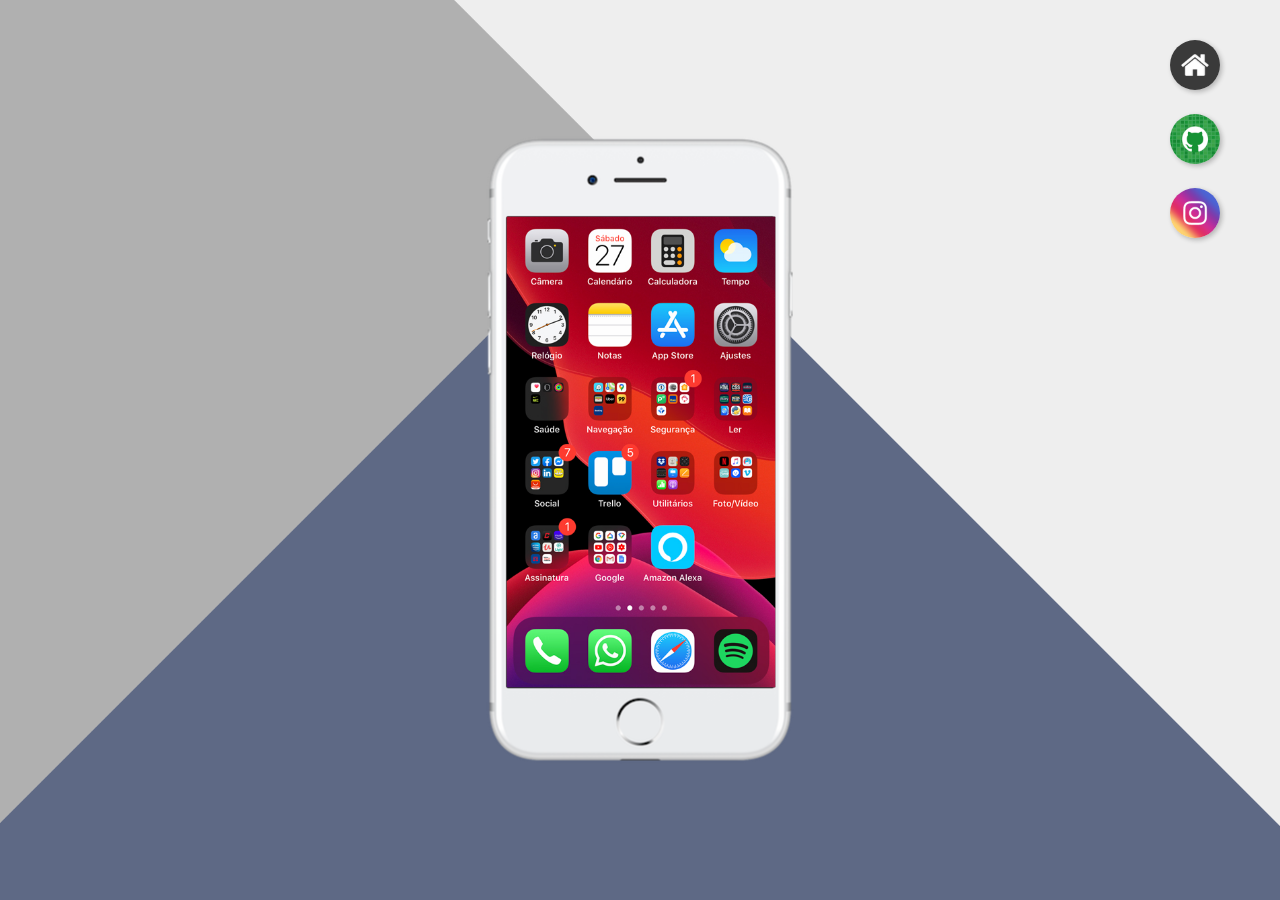
<file: index.html>
<!DOCTYPE html>
<html lang="pt-br">
<head>
    <meta charset="UTF-8">
    <meta http-equiv="X-UA-Compatible" content="IE=edge">
    <meta name="viewport" content="width=device-width, initial-scale=1.0">
    <link rel="stylesheet" href="estilo/style.css">
    <title>Projeto Redes Sociais</title>
</head>
<body>
    <main>
        <section id="telefone">
            <iframe src="home.html" name="tela" id="tela" frameborder="0"></iframe>
        </section>
        <section id="redes-sociais">
            <a href="home.html" target="tela"><img src="imagens/logo-home.jpg" alt=""><br></a>
            <a href="github.html" target="tela"><img src="imagens/logo-github.jpg" alt=""><br></a>
            <a href="instagram.html" target="tela"><img src="imagens/logo-instagram.jpg" alt=""></a>
        </section>
    </main>
</body>
</html>
</file>
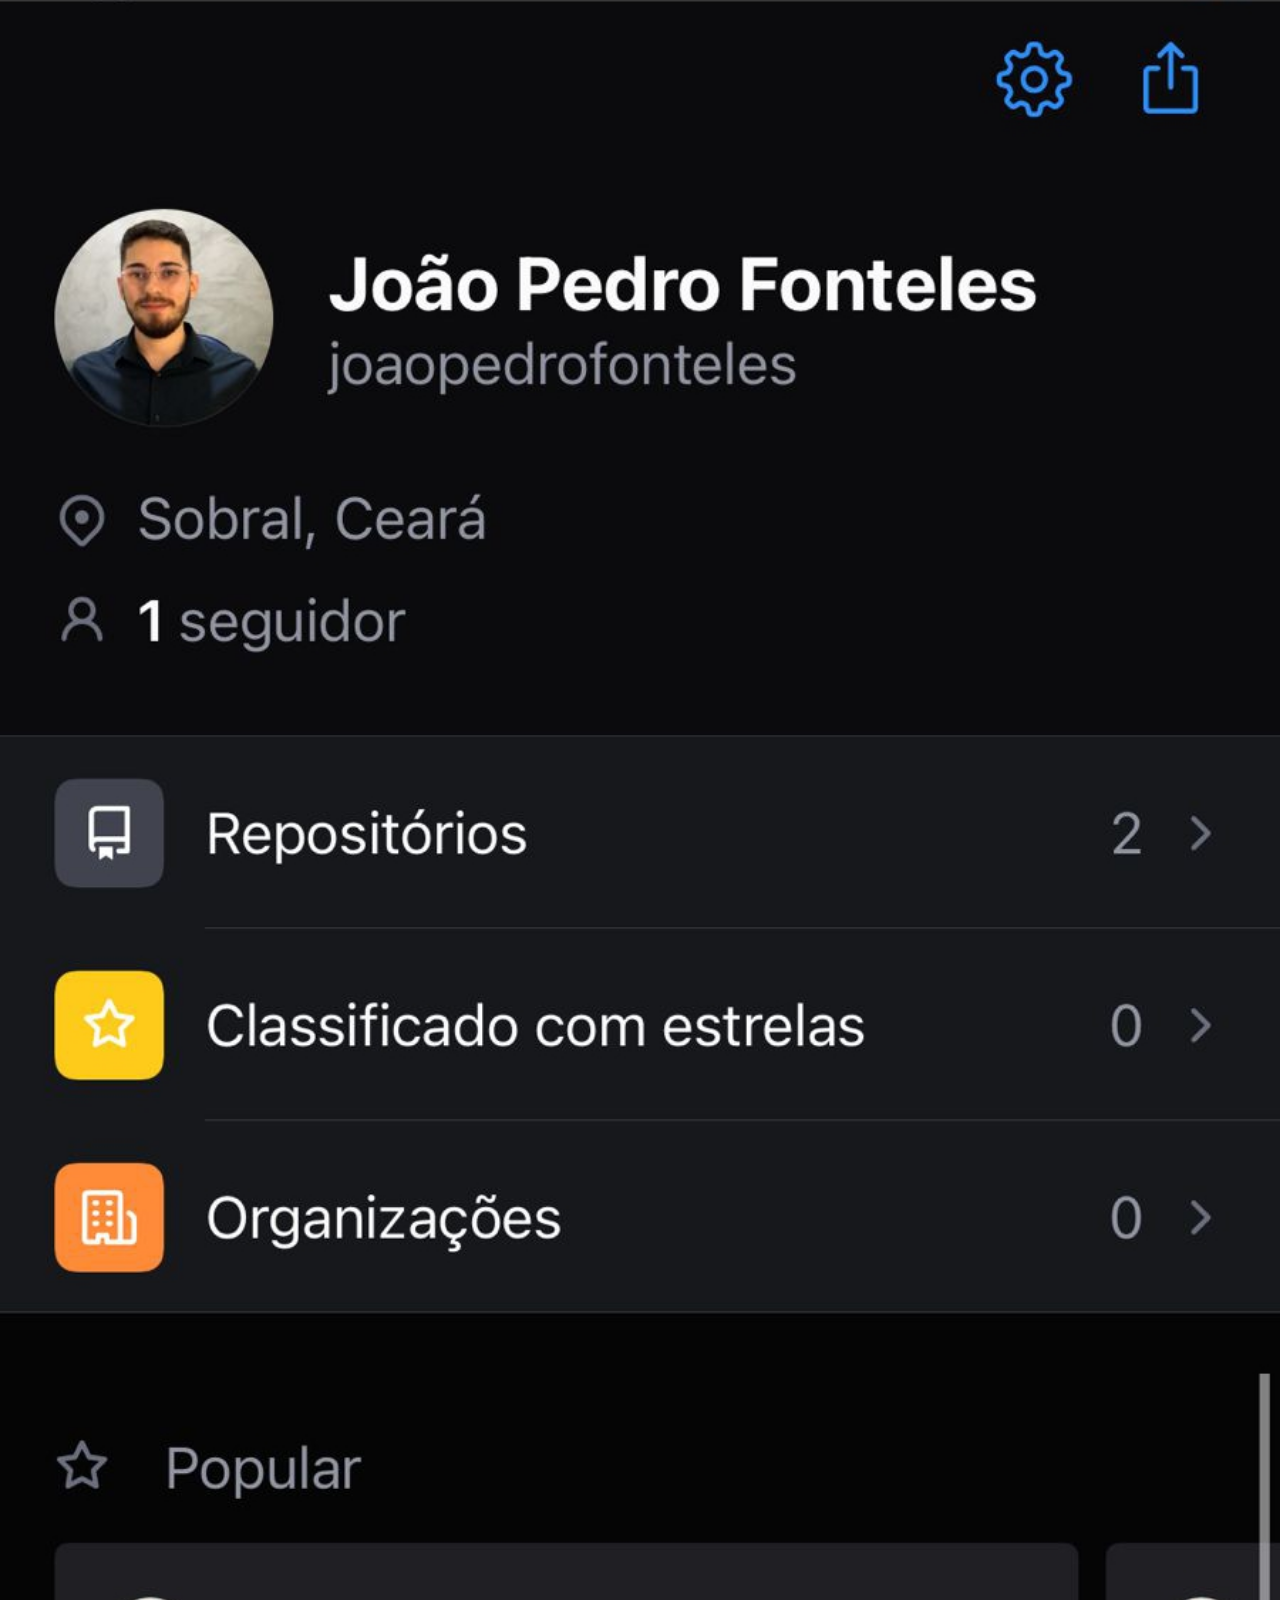
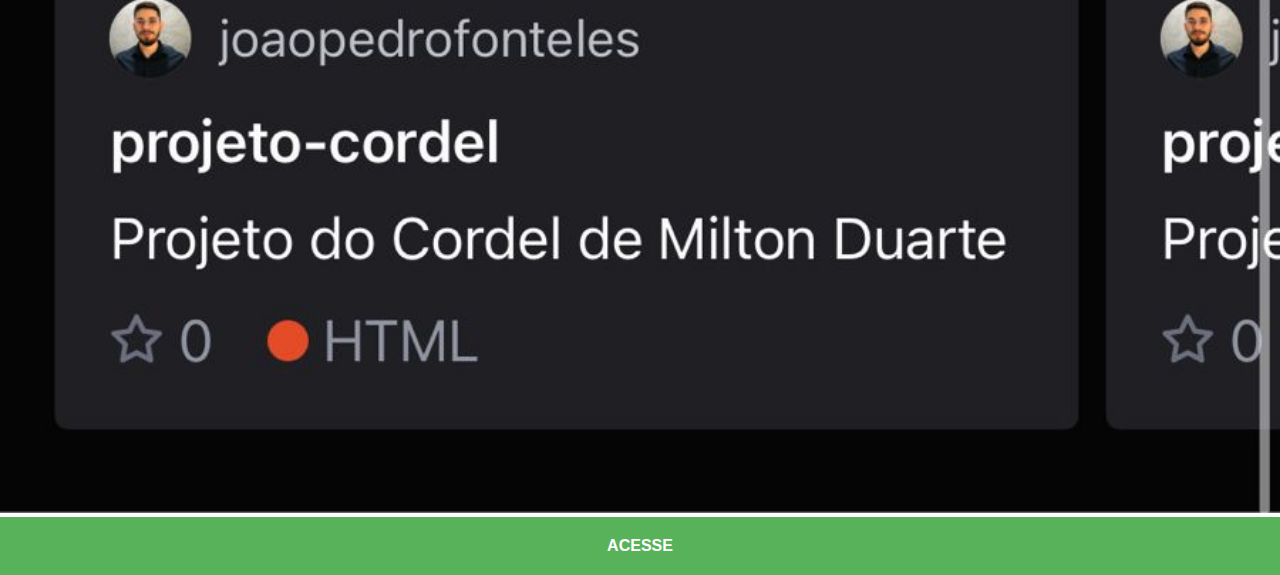
<file: github.html>
<!DOCTYPE html>
<html lang="pt-br">
<head>
    <meta charset="UTF-8">
    <meta http-equiv="X-UA-Compatible" content="IE=edge">
    <meta name="viewport" content="width=device-width, initial-scale=1.0">
    <title>Youtube</title>
    <link rel="stylesheet" href="estilo/social.css">      
</head>
<body>
    <img src="imagens/github.jpg" alt="github">
    <a href="https://github.com/joaopedrofonteles" target="
    ">ACESSE</a>
</body>
</html>
</file>
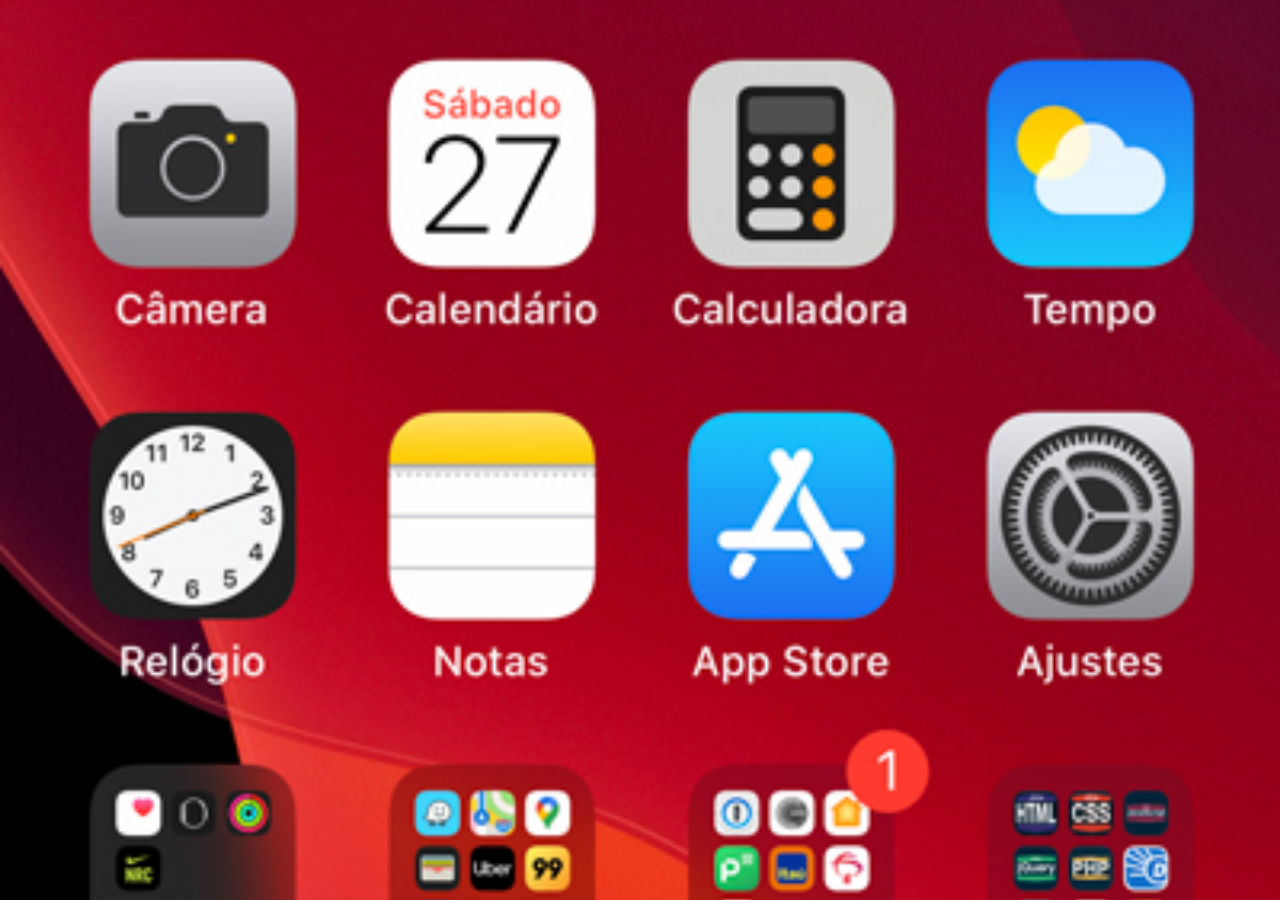
<file: home.html>
<!DOCTYPE html>
<html lang="pt-br">
<head>
    <meta charset="UTF-8">
    <meta http-equiv="X-UA-Compatible" content="IE=edge">
    <meta name="viewport" content="width=device-width, initial-scale=1.0">
    <title>Document</title>
</head>
<style>
    *{
        margin: 0px;
        padding: 0px;
    }

    body {
        width: 100vw;
        height: 100vh;
        background: black url('imagens/tela-home.jpg') no-repeat top center;
        background-size: cover;
    }
</style>
<body>
    
</body>
</html>
</file>
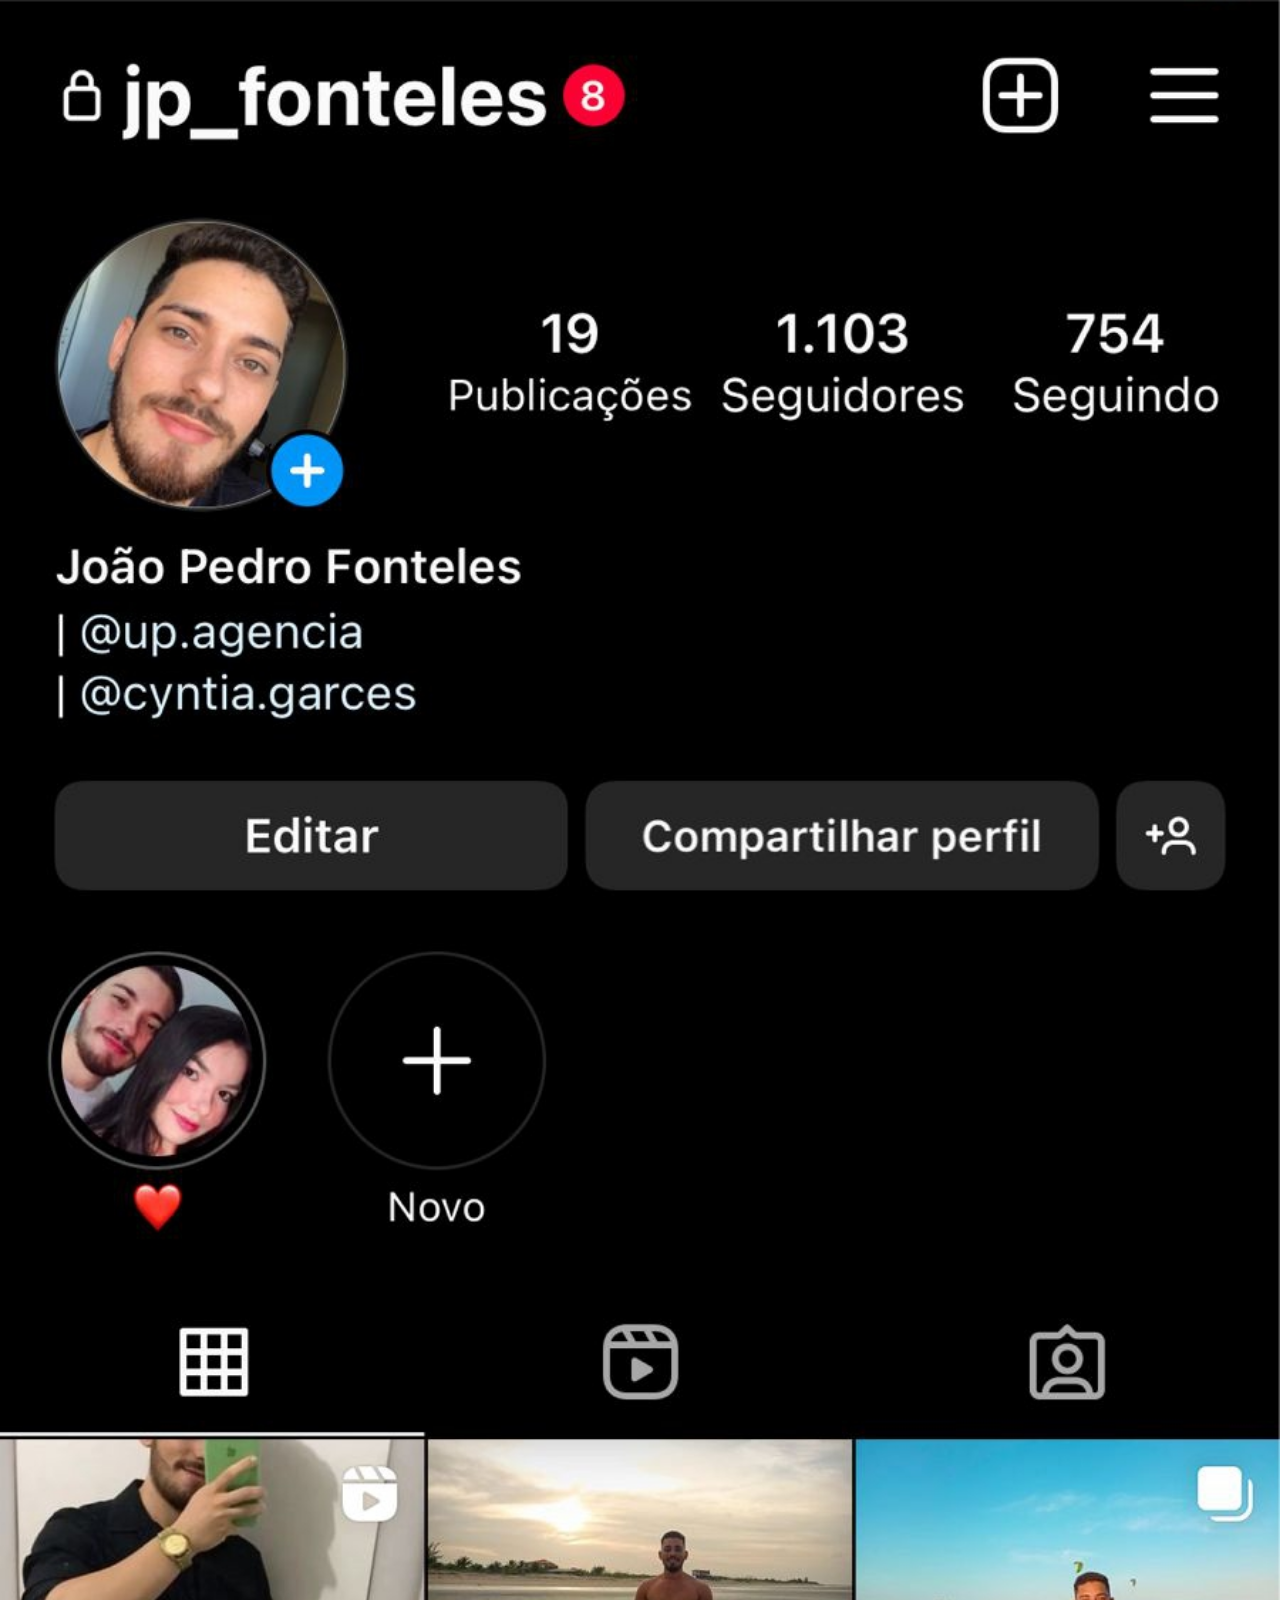
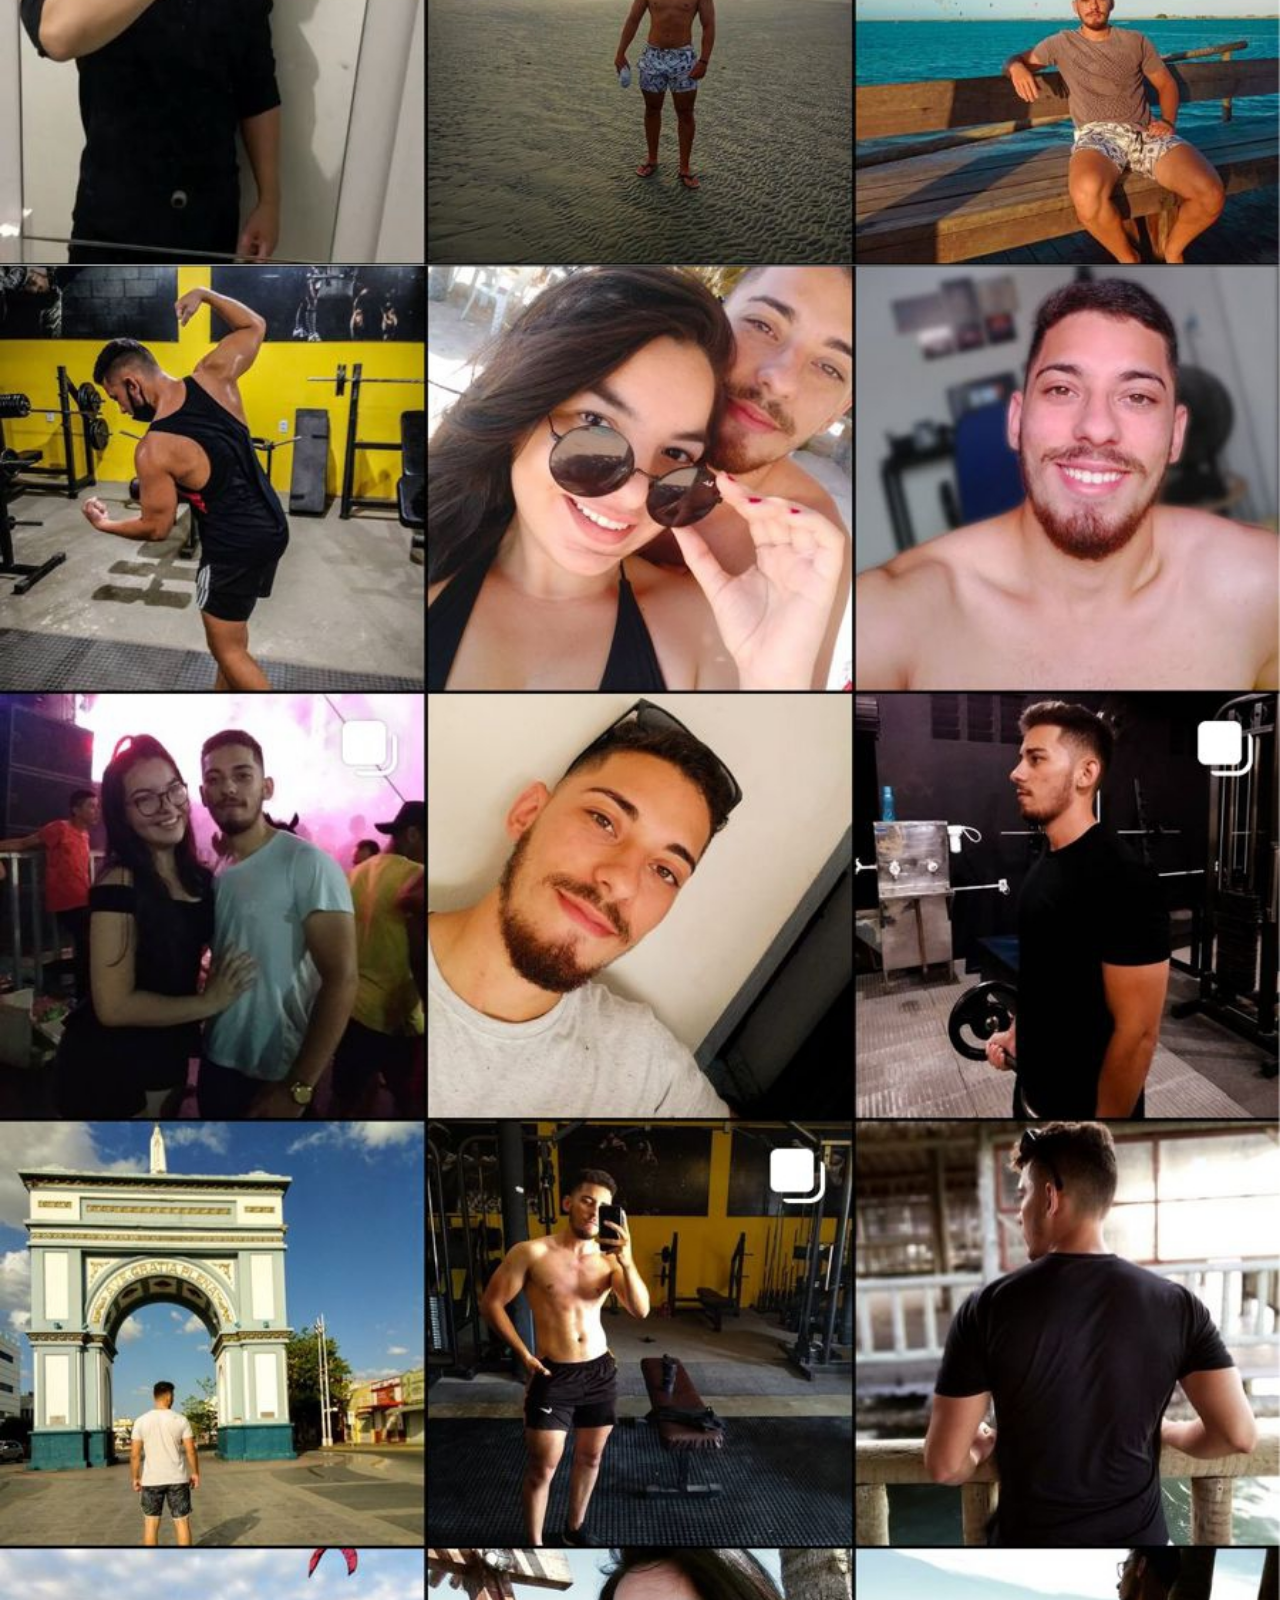
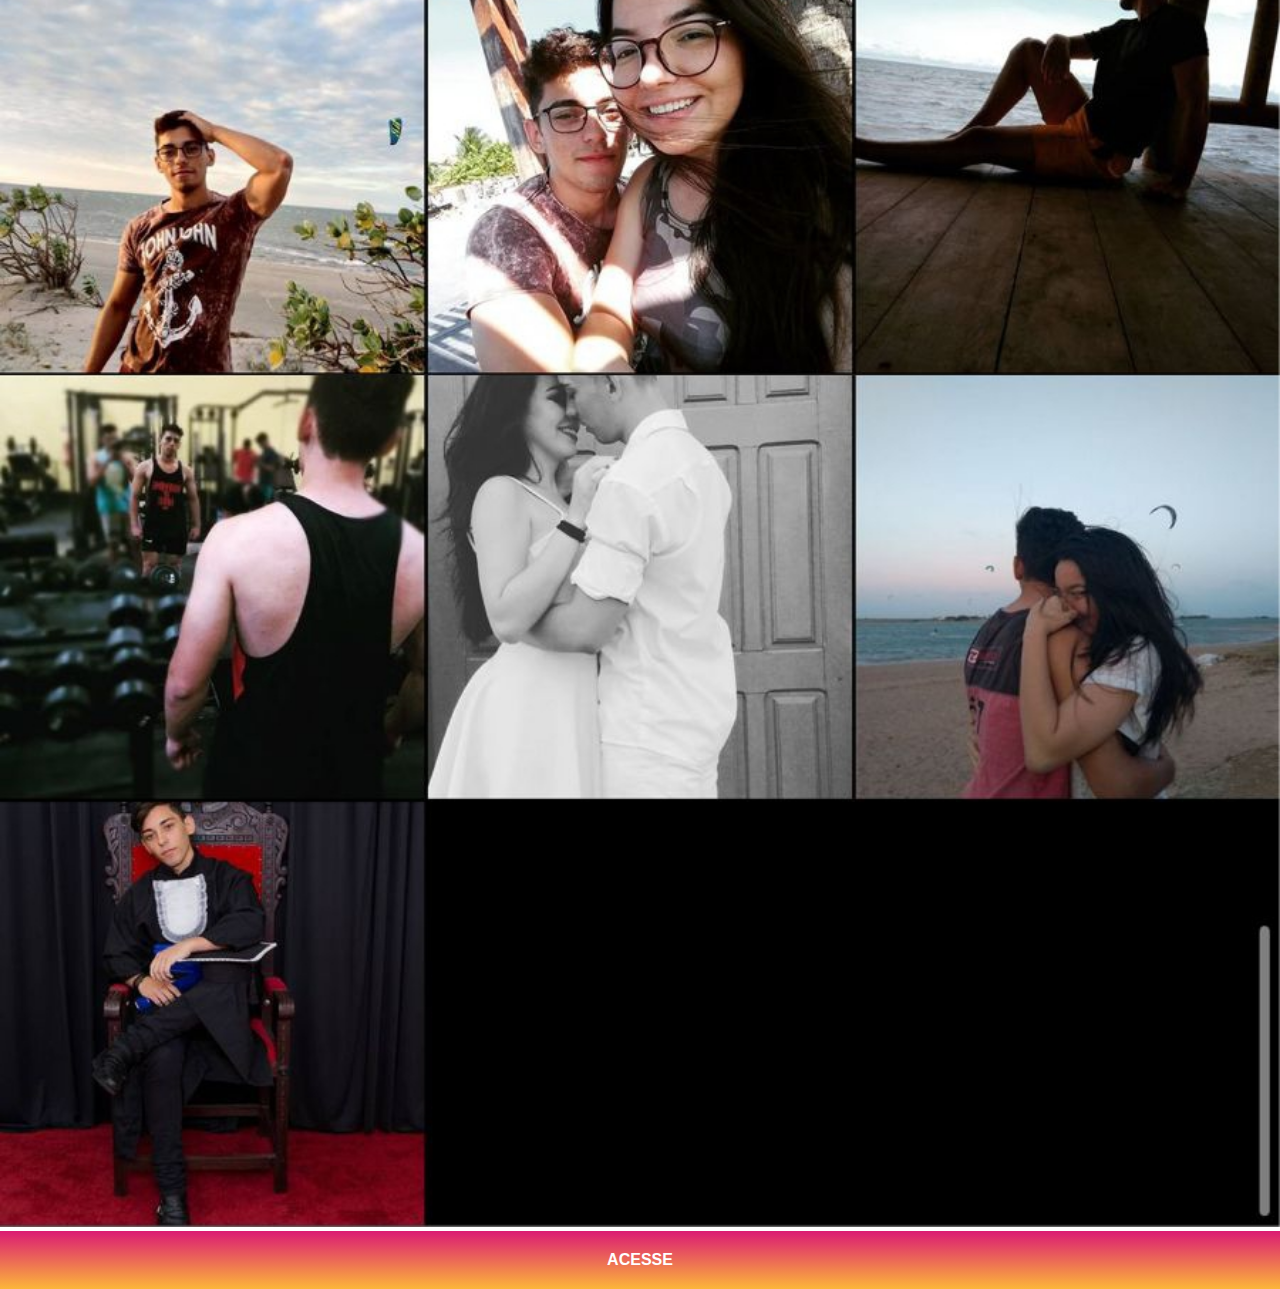
<file: instagram.html>
<!DOCTYPE html>
<html lang="pt-br">
<head>
    <meta charset="UTF-8">
    <meta http-equiv="X-UA-Compatible" content="IE=edge">
    <meta name="viewport" content="width=device-width, initial-scale=1.0">
    <link rel="stylesheet" href="estilo/social.css">
    <title>instagram</title>
</head>
<style>
    a {
        background-image: linear-gradient(#DB1B73,#FCB63A);
        color: white;
    }
</style>
<body>
    <img src="imagens/tela-instagram.jpg" alt="instagram">
    <a href="https://www.instagram.com/jp_fonteles/" target="_blank">ACESSE</a>
</body>
</html>
</file>
<file: estilo/style.css>
@charset "UTF-8";

* {
    margin: 0px;
    padding: 0px;
    font-family: Arial, Helvetica, sans-serif;
}

html, body {
    height: 100vh; /*ALTURA TOTAL DO NAVEGADOR*/
    width: 100vw; /*LARGURA TOTAL DO NAVEGADOR*/
    background-color: black;
}

body {
    background: url('../imagens/fundo1.png') no-repeat top center; 
    background-size: cover; /*cobrir a tela inteira*/
    background-attachment: fixed;
}

main {
    height: 100vh;
    position:relative;
}

section#telefone {
    position: absolute;
    top: 50%;
    left: 50%;
    transform: translate(-50%, -50%);

    height: 627px;
    width: 311px;
    background: url('../imagens/frame-iphone.png') no-repeat
   
    
}

iframe#tela {
    position: relative;
    top: 80px;
    left: 22px;
    width: 269px;
    height: 471px;
}

section#redes-sociais {
    text-align: right;
    padding-left: 40px;
    position: relative;
    left: -50px;
    top: 30px;

}

section#redes-sociais img {
    width: 50px;
    margin: 10px;
    border-radius: 50%;
    box-shadow: 2px 2px 5px rgba(0, 0, 0, 0.247);
    box-sizing: border-box;
}

section#redes-sociais img:hover{
    border: 2px solid rgb(199, 199, 199);
    transform: translate(-3px, -3px);
    box-shadow: 5px 5px 10px rgba(0, 0, 0, 0.404);
    transition: transform 0.5, border 1s;
}
</file>
<file: estilo/social.css>
@charset "UTF-8";

* {
    margin: 0px;
    padding: 0px;
    font-family: Arial, Helvetica, sans-serif;
}

::-webkit-scrollbar {
    width: 0px;
    height: 0px;
}

img {
    width: 100vw;
}

a {
    display: block;
    background-color: #58B259;
    color: white;
    padding: 20px;
    text-align: center;
    font-weight: bolder;
    text-decoration: none;
   
}
</file>
